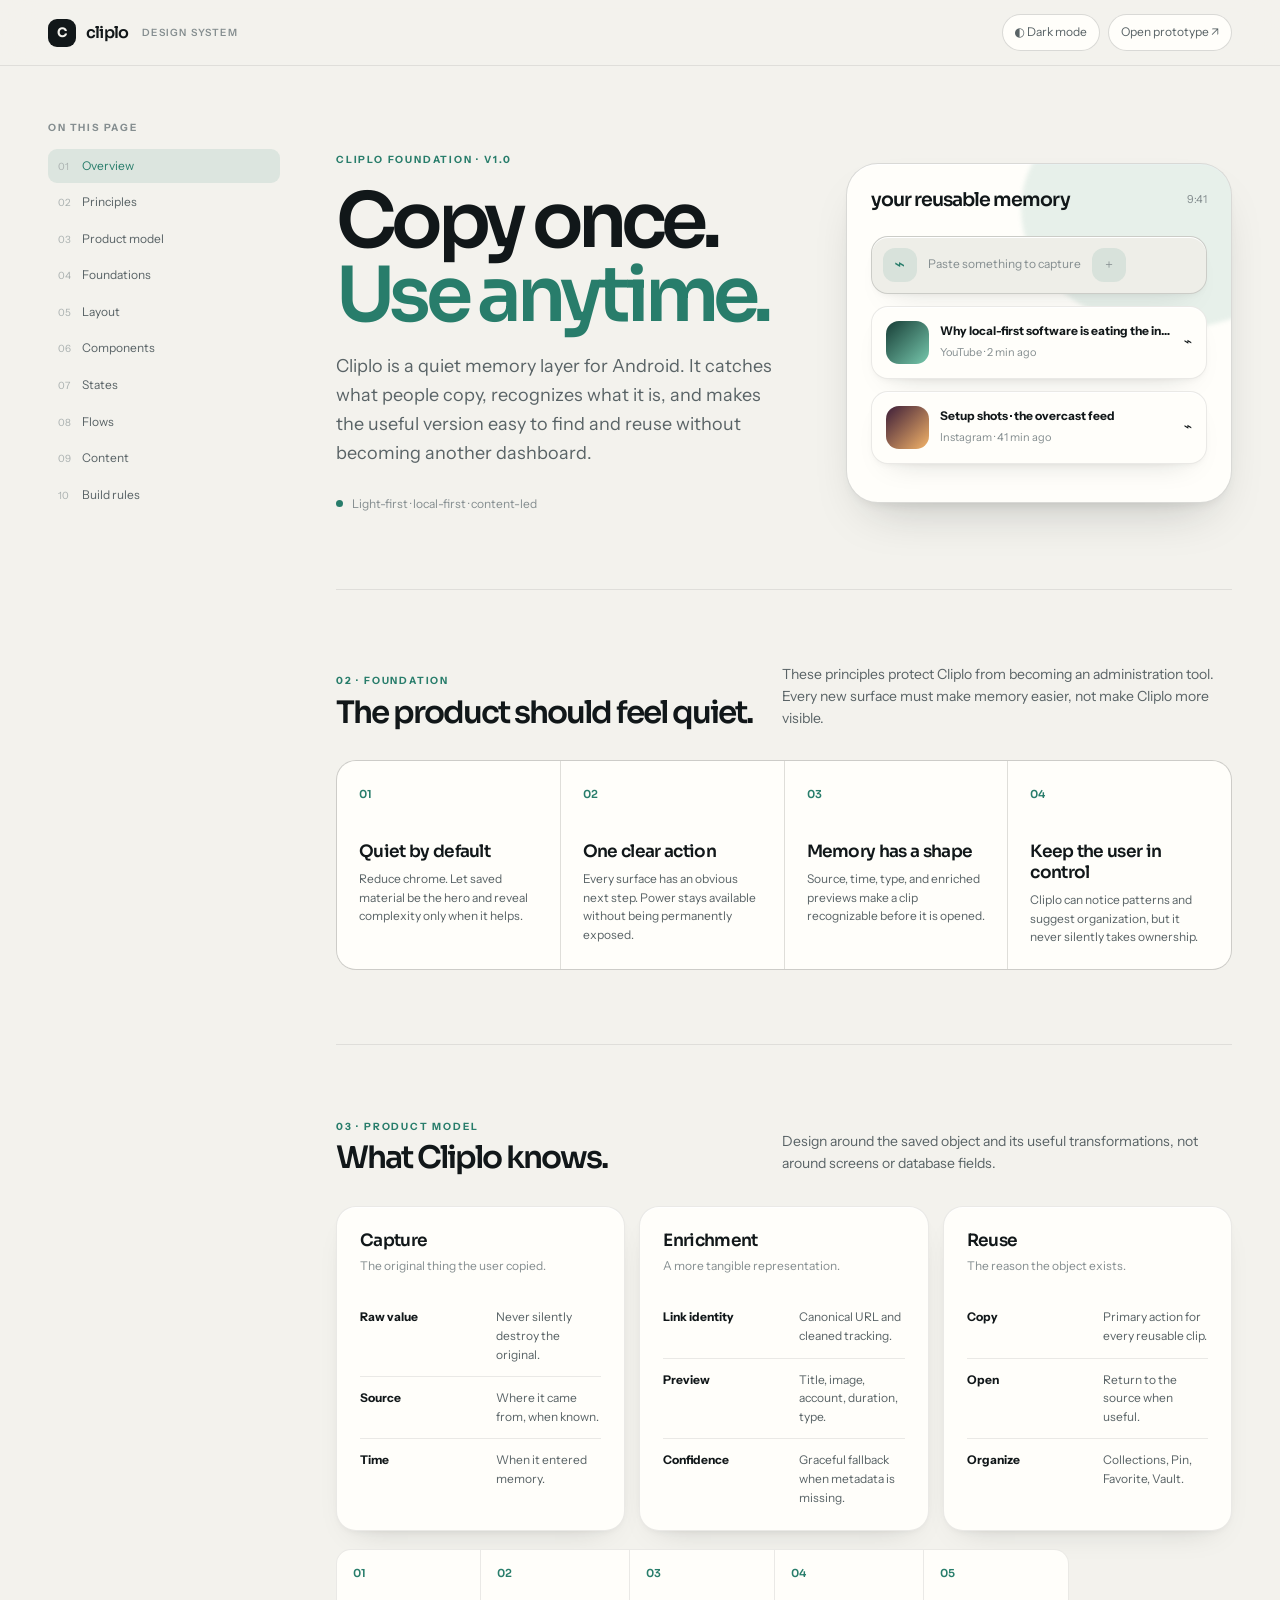
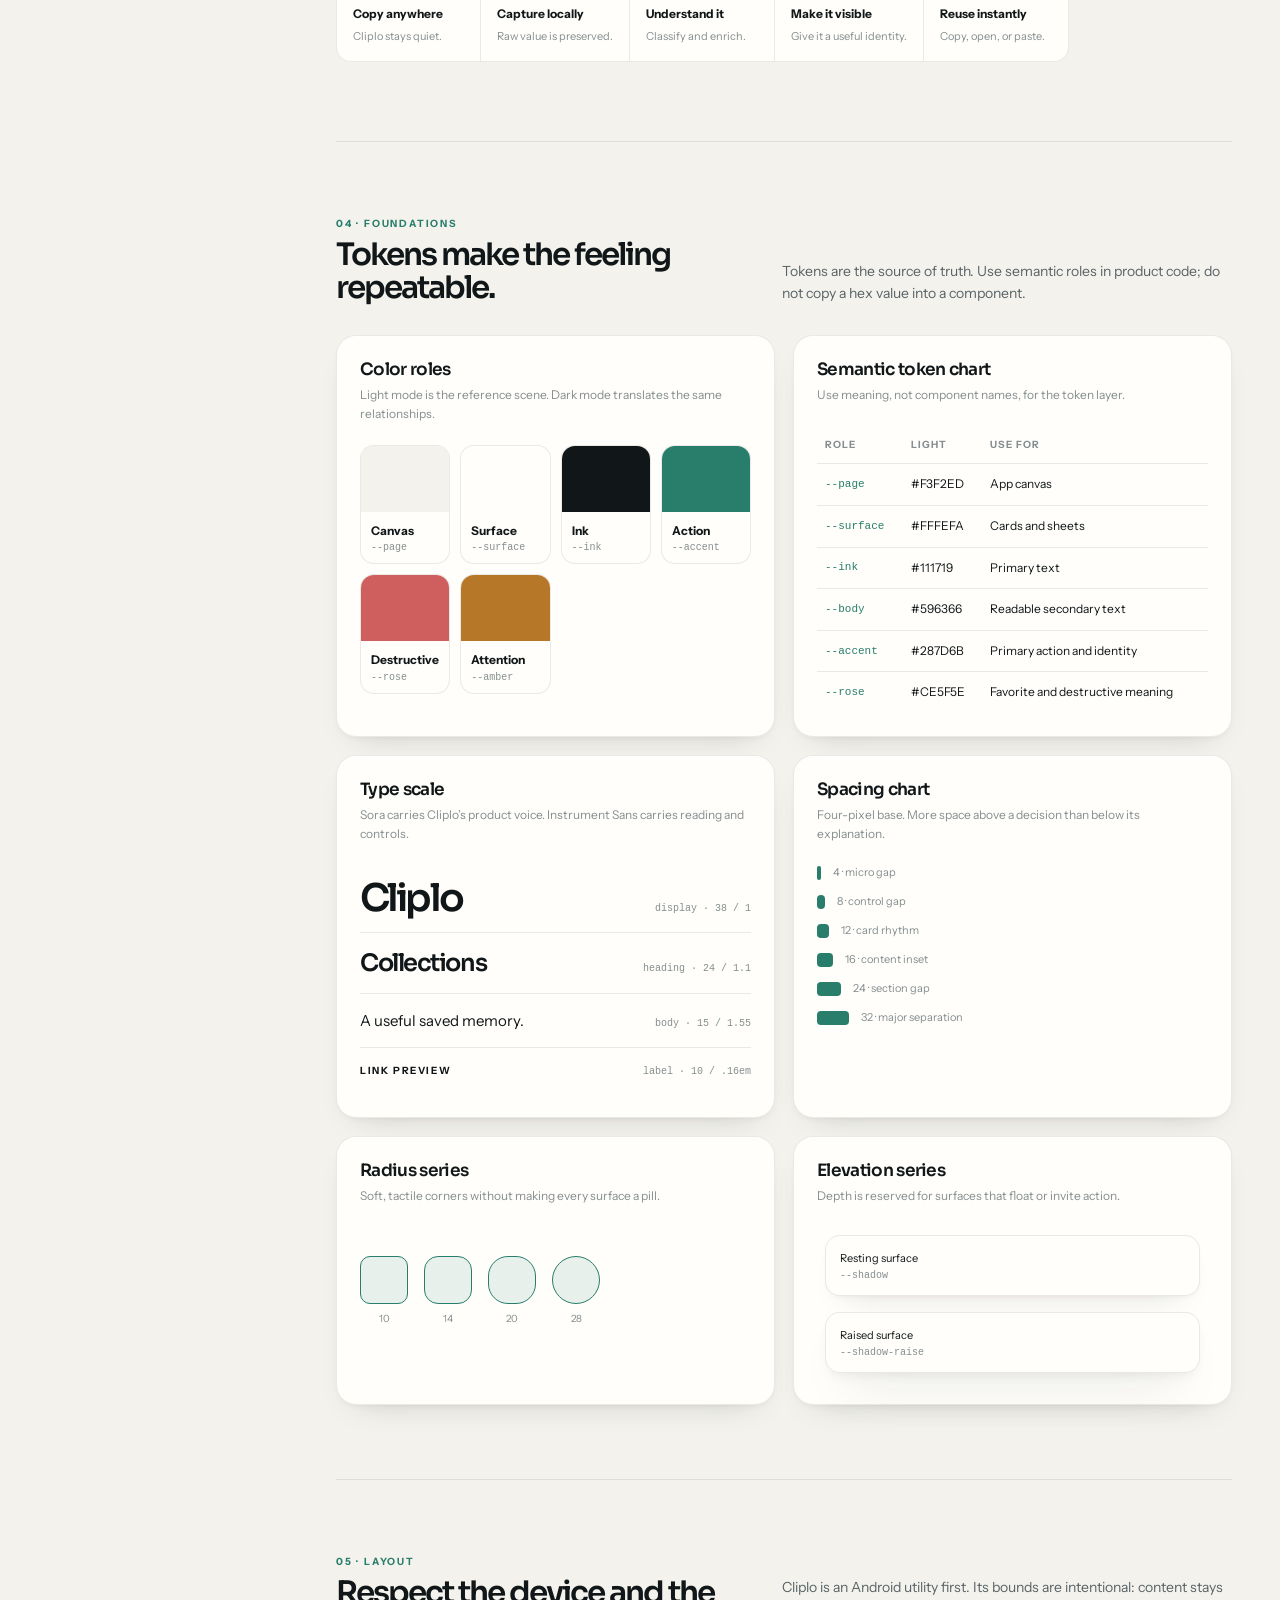
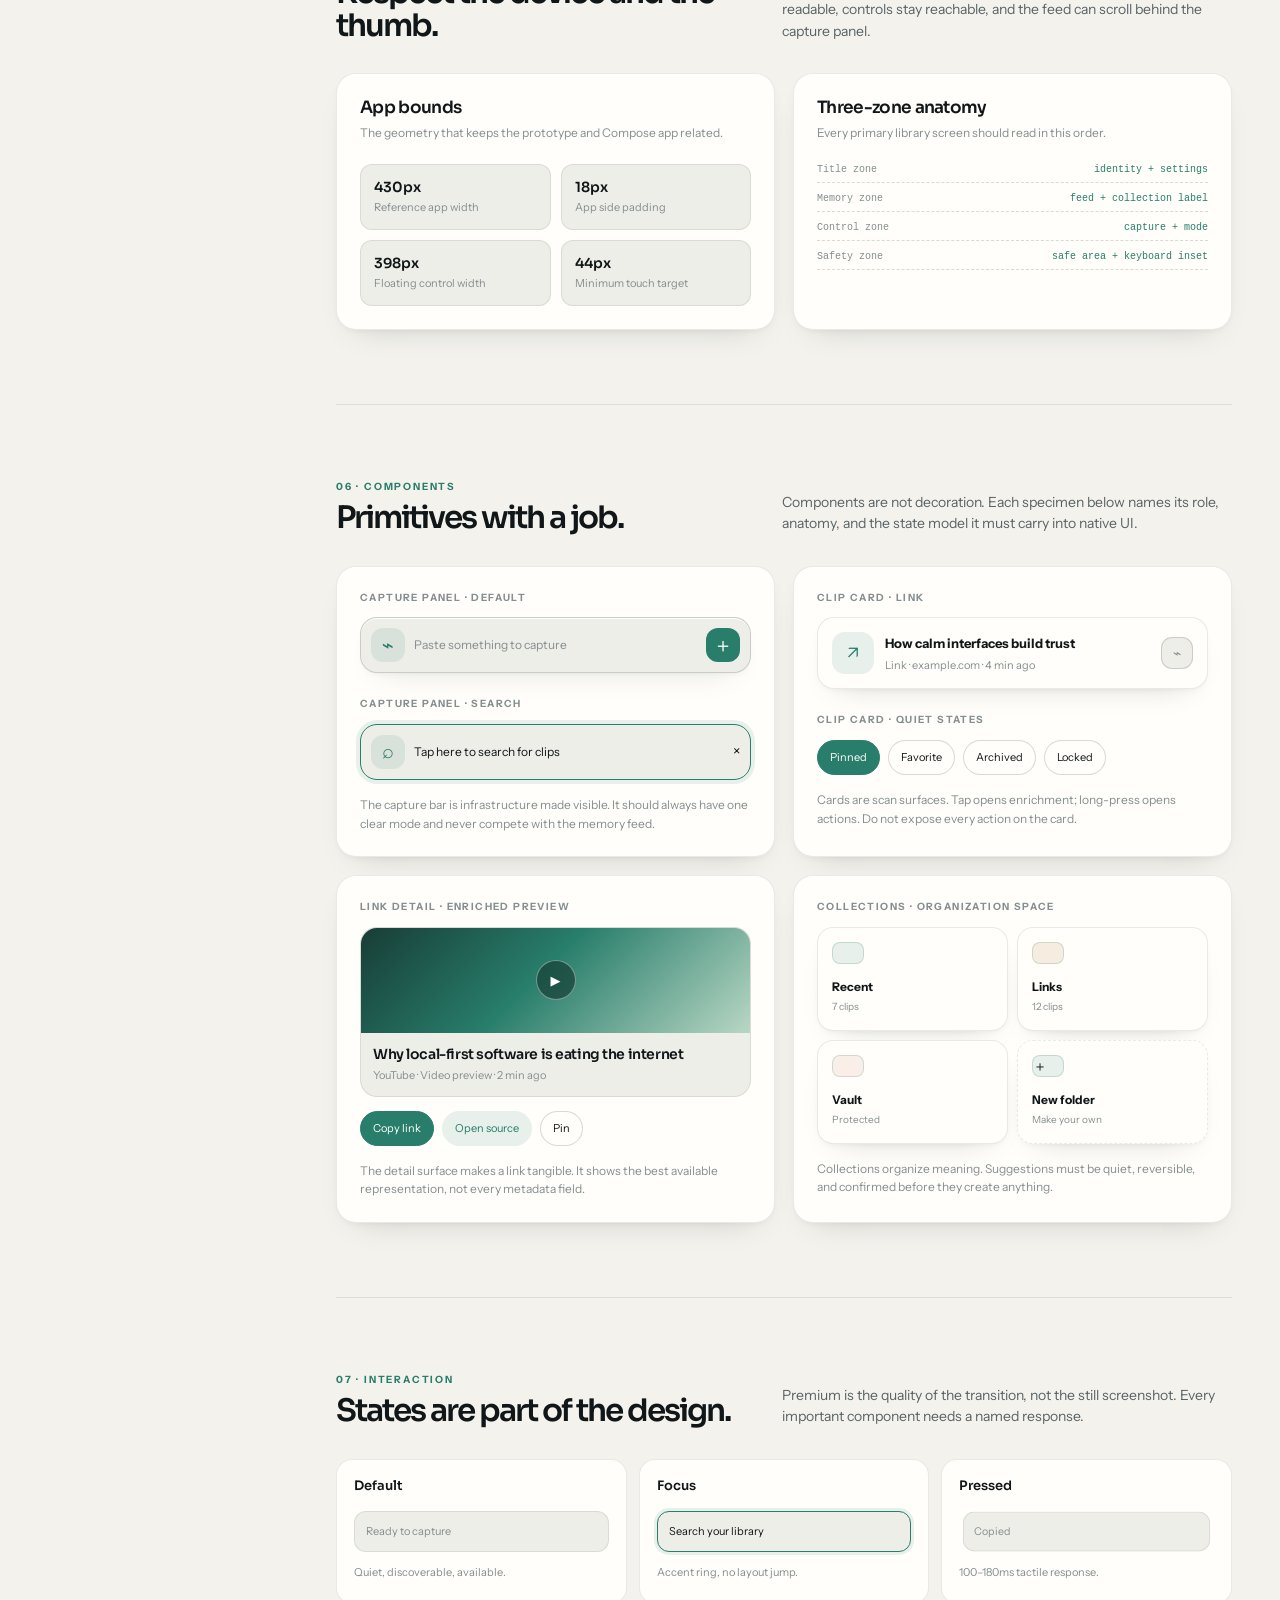
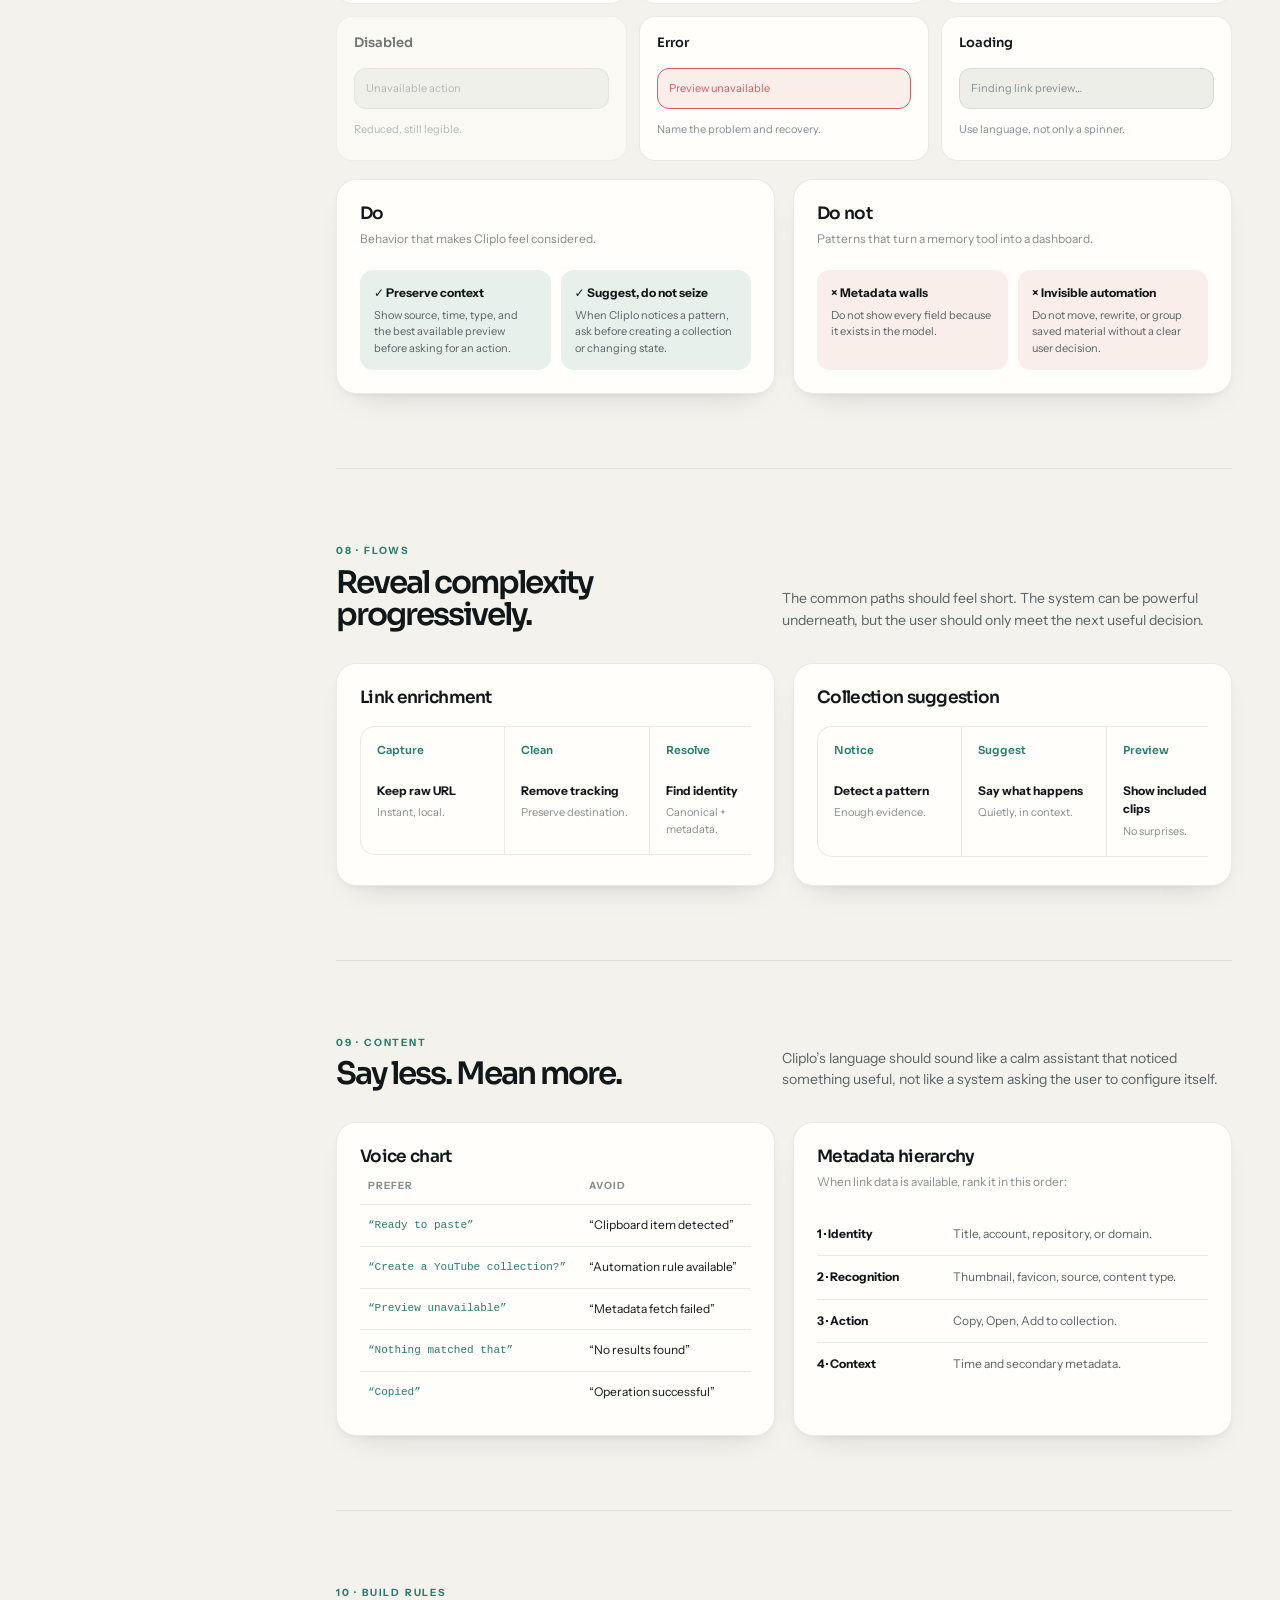
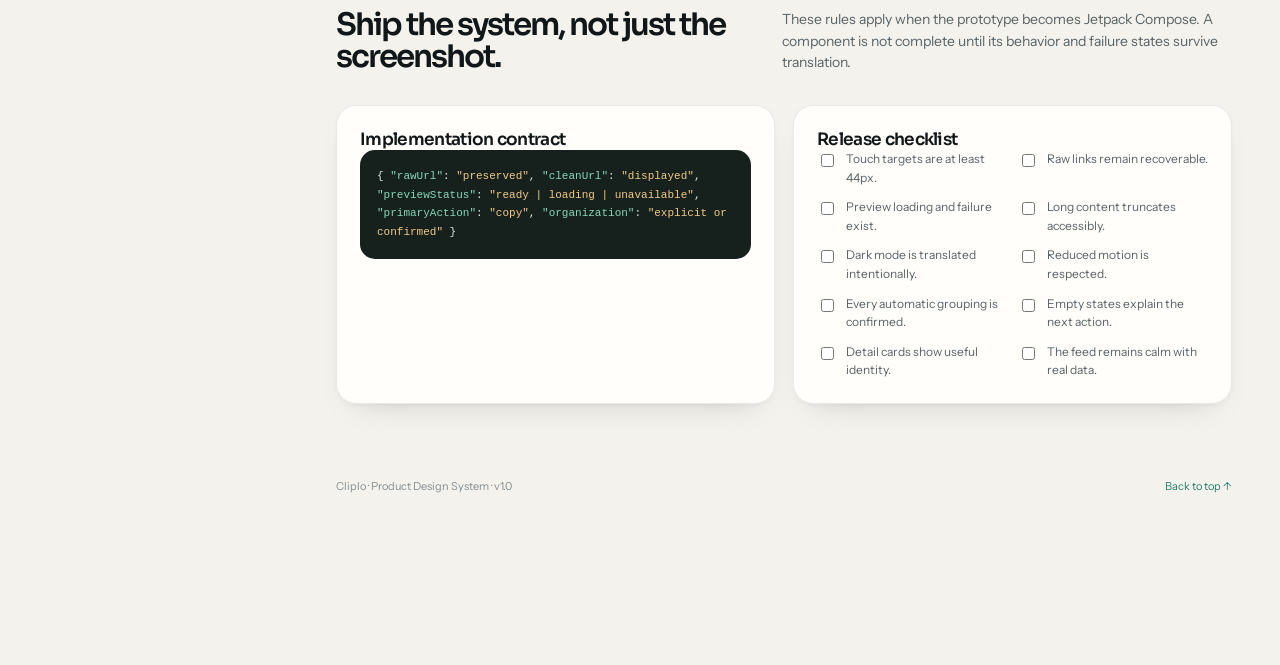
<file: ui-proto/design-system.html>
<!doctype html>
<html lang="en" data-theme="light">
<head>
<meta charset="utf-8">
<meta name="viewport" content="width=device-width,initial-scale=1,viewport-fit=cover">
<title>Cliplo Design System</title>
<link rel="preconnect" href="https://fonts.googleapis.com">
<link rel="preconnect" href="https://fonts.gstatic.com" crossorigin>
<link href="https://fonts.googleapis.com/css2?family=Instrument+Sans:wght@400;500;600;700&family=Sora:wght@500;600;700&display=swap" rel="stylesheet">
<style>
:root{--page:#f3f2ed;--surface:#fffefa;--surface-2:#eeeee8;--surface-3:#e3e3db;--line:rgba(22,27,29,.09);--line-strong:rgba(22,27,29,.16);--ink:#111719;--body:#596366;--dim:#858e90;--faint:#aab1b0;--accent:#287d6b;--accent-strong:#176454;--accent-soft:rgba(40,125,107,.11);--rose:#ce5f5e;--rose-soft:rgba(206,95,94,.1);--amber:#b77729;--amber-soft:rgba(183,119,41,.12);--shadow:0 1px 0 #fff inset,0 14px 32px -22px rgba(20,29,29,.25),0 3px 8px -5px rgba(20,29,29,.1);--shadow-raise:0 1px 0 #fff inset,0 24px 52px -25px rgba(20,29,29,.28),0 6px 14px -6px rgba(20,29,29,.1);--r-sm:10px;--r-md:14px;--r-lg:20px;--r-xl:28px;--max:1240px;--ease:cubic-bezier(.2,.75,.25,1)}
[data-theme=dark]{--page:#151918;--surface:#202624;--surface-2:#282f2d;--surface-3:#313a37;--line:rgba(255,255,255,.1);--line-strong:rgba(255,255,255,.17);--ink:#f1f4ef;--body:#bdc8c2;--dim:#8c9993;--faint:#69766f;--accent:#77c8ad;--accent-strong:#58af92;--accent-soft:rgba(119,200,173,.13);--rose:#ef8b8a;--rose-soft:rgba(239,139,138,.12);--amber:#e7b56a;--amber-soft:rgba(231,181,106,.14);--shadow:0 1px 0 rgba(255,255,255,.05) inset,0 18px 42px -22px #0008;--shadow-raise:0 1px 0 rgba(255,255,255,.06) inset,0 28px 60px -24px #000b}
*{box-sizing:border-box}html{scroll-behavior:smooth;scroll-padding-top:84px}body{margin:0;background:var(--page);color:var(--ink);font:14px/1.55 "Instrument Sans",system-ui,sans-serif;-webkit-font-smoothing:antialiased}button,a{font:inherit;color:inherit}button{cursor:pointer}a{text-decoration:none}button:focus-visible,a:focus-visible{outline:2px solid var(--accent);outline-offset:3px;border-radius:8px}.shell{max-width:var(--max);margin:auto;display:grid;grid-template-columns:232px minmax(0,1fr);gap:56px;padding:0 28px}.topbar{height:66px;position:sticky;top:0;z-index:20;border-bottom:1px solid var(--line);background:color-mix(in srgb,var(--page) 90%,transparent);backdrop-filter:blur(18px)}.topbar-inner{height:100%;max-width:var(--max);margin:auto;padding:0 28px;display:flex;align-items:center;justify-content:space-between}.brand{display:flex;align-items:center;gap:10px;font:600 16px "Sora";letter-spacing:-.05em}.brand-mark{width:28px;height:28px;display:grid;place-items:center;border-radius:9px;color:var(--page);background:var(--ink);font:700 13px "Sora"}.brand small{margin-left:4px;color:var(--dim);font:600 10px "Instrument Sans";letter-spacing:.12em;text-transform:uppercase}.top-actions{display:flex;gap:8px}.top-btn{padding:8px 12px;border:1px solid var(--line-strong);border-radius:999px;background:var(--surface);color:var(--body);font-size:12px}.top-btn:hover{border-color:var(--accent);color:var(--accent)}.sidebar{position:sticky;top:92px;height:fit-content;padding:28px 0 60px}.side-kicker{margin:0 0 13px;color:var(--dim);font-size:10px;font-weight:700;letter-spacing:.16em;text-transform:uppercase}.side-nav{display:grid;gap:2px}.side-nav a{padding:8px 10px;border-radius:9px;color:var(--body);font-size:12px}.side-nav a:hover,.side-nav a.active{color:var(--accent);background:var(--accent-soft)}.side-nav a span{display:inline-block;width:24px;color:var(--faint);font-size:10px}.main{min-width:0;padding-bottom:110px}.hero{padding:86px 0 76px;display:grid;grid-template-columns:1.08fr .92fr;gap:56px;align-items:center}.eyebrow{color:var(--accent);font-size:10px;font-weight:700;letter-spacing:.18em;text-transform:uppercase}.hero h1{max-width:720px;margin:16px 0 20px;font:600 clamp(42px,6vw,76px)/.98 "Sora";letter-spacing:-.075em}.hero h1 em{font-style:normal;color:var(--accent)}.hero p{max-width:590px;margin:0;color:var(--body);font-size:18px;line-height:1.6}.hero-note{display:flex;align-items:center;gap:9px;margin-top:27px;color:var(--dim);font-size:12px}.status-dot{width:7px;height:7px;border-radius:50%;background:var(--accent)}.hero-art{position:relative;min-height:340px;padding:24px;border:1px solid var(--line-strong);border-radius:32px;background:var(--surface);box-shadow:var(--shadow-raise);overflow:hidden}.hero-art:before{content:"";position:absolute;width:300px;height:240px;right:-90px;top:-75px;border-radius:50%;background:var(--accent-soft);filter:blur(2px)}.art-title{position:relative;display:flex;justify-content:space-between;align-items:center;margin-bottom:24px}.art-title strong{font:600 19px "Sora";letter-spacing:-.05em}.art-title span{color:var(--dim);font-size:11px}.art-capture{position:relative;display:flex;align-items:center;gap:11px;padding:11px;border:1px solid var(--line-strong);border-radius:17px;background:var(--surface-2);box-shadow:var(--shadow)}.art-ic{width:34px;height:34px;display:grid;place-items:center;border-radius:12px;color:var(--accent);background:var(--accent-soft);font-size:18px}.art-capture span{color:var(--dim);font-size:12px}.art-card{position:relative;display:flex;gap:11px;align-items:center;margin-top:12px;padding:14px;border:1px solid var(--line);border-radius:17px;background:var(--surface);box-shadow:var(--shadow)}.art-thumb{width:43px;height:43px;border-radius:13px;background:linear-gradient(135deg,#173d36,#77c8ad);flex:none}.art-card b{display:block;font-size:12px}.art-card small{color:var(--dim);font-size:11px}.art-copy{flex:1;min-width:0}.art-copy b{overflow:hidden;text-overflow:ellipsis;white-space:nowrap}.section{padding:74px 0;border-top:1px solid var(--line)}.section-head{display:flex;justify-content:space-between;gap:28px;align-items:end;margin-bottom:31px}.section-head h2{margin:8px 0 0;font:600 31px/1.05 "Sora";letter-spacing:-.065em}.section-head p{max-width:450px;margin:0;color:var(--body)}.grid-2{display:grid;grid-template-columns:repeat(2,minmax(0,1fr));gap:18px}.grid-3{display:grid;grid-template-columns:repeat(3,minmax(0,1fr));gap:14px}.panel{padding:23px;border:1px solid var(--line);border-radius:var(--r-lg);background:var(--surface);box-shadow:var(--shadow)}.panel h3{margin:0;font:600 17px "Sora";letter-spacing:-.04em}.panel-intro{margin:6px 0 21px;color:var(--dim);font-size:12px}.principles{display:grid;grid-template-columns:repeat(4,1fr);gap:1px;overflow:hidden;border:1px solid var(--line);border-radius:var(--r-lg);background:var(--line)}.principle{min-height:180px;padding:22px;background:var(--surface)}.principle b{color:var(--accent);font:600 11px "Sora"}.principle h3{margin:36px 0 8px;font:600 17px "Sora";letter-spacing:-.04em}.principle p{margin:0;color:var(--body);font-size:12px}.rule-list{display:grid;gap:0;margin:0;padding:0;list-style:none}.rule-list li{display:flex;gap:12px;padding:12px 0;border-bottom:1px solid var(--line);color:var(--body);font-size:12px}.rule-list li:last-child{border-bottom:0;padding-bottom:0}.rule-list strong{min-width:124px;color:var(--ink)}.swatches{display:grid;grid-template-columns:repeat(4,1fr);gap:10px}.swatch{padding:0;overflow:hidden;border:1px solid var(--line);border-radius:14px;text-align:left;background:var(--surface)}.swatch-color{height:66px}.swatch-info{padding:10px;font-size:11px}.swatch-info b{display:block;font-size:12px}.swatch-info span{display:block;margin-top:2px;color:var(--dim);font:10px ui-monospace,monospace}.canvas{background:var(--page)}.surface{background:var(--surface)}.ink{background:var(--ink)}.accent{background:var(--accent)}.rose{background:var(--rose)}.amber{background:var(--amber)}.token-table{width:100%;border-collapse:collapse;font-size:12px}.token-table th{color:var(--dim);font-size:10px;text-align:left;letter-spacing:.1em;text-transform:uppercase}.token-table th,.token-table td{padding:11px 8px;border-bottom:1px solid var(--line)}.token-table td:first-child{color:var(--accent);font-family:ui-monospace,monospace;font-size:11px}.token-table tr:last-child td{border-bottom:0}.type-row{display:flex;align-items:baseline;justify-content:space-between;gap:15px;padding:15px 0;border-bottom:1px solid var(--line)}.type-row:last-child{border-bottom:0}.type-meta{color:var(--dim);font:10px ui-monospace,monospace;white-space:nowrap}.t-display{font:600 38px/1 "Sora";letter-spacing:-.075em}.t-heading{font:600 24px "Sora";letter-spacing:-.06em}.t-body{font-size:15px}.t-label{font-size:10px;font-weight:700;letter-spacing:.16em;text-transform:uppercase}.scale{display:grid;gap:12px}.scale-row{display:flex;align-items:center;gap:12px;color:var(--dim);font-size:11px}.scale-bar{height:14px;border-radius:4px;background:var(--accent)}.s4{width:4px}.s8{width:8px}.s12{width:12px}.s16{width:16px}.s24{width:24px}.s32{width:32px}.radius-list{display:flex;align-items:end;gap:16px;min-height:100px}.radius-item{display:grid;gap:7px;justify-items:center;color:var(--dim);font-size:10px}.radius-box{width:48px;height:48px;border:1px solid var(--accent);background:var(--accent-soft)}.r10{border-radius:10px}.r14{border-radius:14px}.r20{border-radius:20px}.r28{border-radius:28px}.elevation-stack{display:grid;gap:16px;padding:8px}.elevation{padding:14px;border:1px solid var(--line);border-radius:15px;background:var(--surface);font-size:11px}.e1{box-shadow:var(--shadow)}.e2{box-shadow:var(--shadow-raise)}.elevation code{display:block;margin-top:3px;color:var(--dim);font:10px ui-monospace,monospace}.anatomy{display:grid;gap:10px}.measure{display:flex;justify-content:space-between;padding-bottom:7px;border-bottom:1px dashed var(--line-strong);color:var(--dim);font:10px ui-monospace,monospace}.measure b{color:var(--accent);font-weight:500}.bounds{display:grid;grid-template-columns:1fr 1fr;gap:10px}.bound{padding:13px;border:1px solid var(--line);border-radius:12px;background:var(--surface-2)}.bound strong{display:block;font:600 14px "Sora"}.bound span{display:block;margin-top:3px;color:var(--dim);font-size:11px}.component-board{display:grid;grid-template-columns:repeat(2,minmax(0,1fr));gap:18px}.demo-label{margin-bottom:12px;color:var(--dim);font-size:10px;font-weight:700;letter-spacing:.14em;text-transform:uppercase}.capture-demo{display:flex;align-items:center;gap:9px;padding:10px;border:1px solid var(--line-strong);border-radius:17px;background:var(--surface-2);box-shadow:var(--shadow)}.capture-demo .capture-icon{width:34px;height:34px;display:grid;place-items:center;border-radius:12px;color:var(--accent);background:var(--accent-soft);font-size:20px}.capture-demo .placeholder{flex:1;color:var(--dim);font-size:12px}.capture-demo .plus{width:34px;height:34px;display:grid;place-items:center;border-radius:12px;color:#fff;background:var(--accent);font-size:20px}.clip-demo{display:flex;align-items:center;gap:11px;padding:14px;border:1px solid var(--line);border-radius:17px;background:var(--surface);box-shadow:var(--shadow)}.clip-demo .tile{width:42px;height:42px;display:grid;place-items:center;border-radius:13px;color:var(--accent);background:var(--accent-soft);font-size:18px}.clip-demo .copy{flex:1;min-width:0}.clip-demo strong{display:block;overflow:hidden;text-overflow:ellipsis;white-space:nowrap;font-size:13px}.clip-demo small{display:block;margin-top:3px;color:var(--dim);font-size:11px}.copy-btn{width:32px;height:32px;border:1px solid var(--line-strong);border-radius:11px;color:var(--dim);background:var(--surface-2)}.preview-demo{overflow:hidden;border:1px solid var(--line);border-radius:17px;background:var(--surface-2)}.preview-image{height:105px;background:linear-gradient(135deg,#173d36,#287d6b 45%,#b8d7c4);position:relative}.preview-image:after{content:"▶";position:absolute;left:50%;top:50%;transform:translate(-50%,-50%);width:38px;height:38px;display:grid;place-items:center;border:1px solid #ffffff66;border-radius:50%;color:#fff;background:#153b33aa;font-size:13px}.preview-copy{padding:12px}.preview-copy b{display:block;font:600 14px "Sora";letter-spacing:-.03em}.preview-copy small{display:block;margin-top:4px;color:var(--dim);font-size:11px}.pill-row,.action-row{display:flex;gap:8px;flex-wrap:wrap}.pill,.action{padding:8px 12px;border:1px solid var(--line-strong);border-radius:999px;background:var(--surface);font-size:11px}.pill.active,.action.primary{color:#fff;border-color:var(--accent);background:var(--accent)}.action.soft{color:var(--accent);border-color:transparent;background:var(--accent-soft)}.action.danger{color:var(--rose);border-color:transparent;background:var(--rose-soft)}.collection-demo{display:grid;grid-template-columns:1fr 1fr;gap:9px}.collection-card{min-height:104px;padding:14px;border:1px solid var(--line);border-radius:16px;background:var(--surface);box-shadow:var(--shadow)}.collection-card .mini-art{width:32px;height:22px;margin-bottom:14px;border-radius:8px;background:var(--accent-soft);border:1px solid rgba(40,125,107,.2)}.collection-card strong{display:block;font-size:12px}.collection-card small{display:block;margin-top:3px;color:var(--dim);font-size:10px}.state-grid{display:grid;grid-template-columns:repeat(3,1fr);gap:12px}.state{min-height:145px;padding:17px;border:1px solid var(--line);border-radius:16px;background:var(--surface)}.state h4{margin:0 0 17px;font:600 13px "Sora"}.state-sample{padding:11px;border:1px solid var(--line);border-radius:12px;background:var(--surface-2);color:var(--dim);font-size:11px}.state.focus .state-sample{border-color:var(--accent);box-shadow:0 0 0 3px var(--accent-soft);color:var(--ink)}.state.error .state-sample{border-color:var(--rose);color:var(--rose);background:var(--rose-soft)}.state.disabled{opacity:.58}.state.pressed .state-sample{transform:scale(.97)}.state-note{margin-top:12px;color:var(--dim);font-size:11px}.do-dont{display:grid;grid-template-columns:1fr 1fr;gap:10px}.do-dont>div{padding:14px;border-radius:13px;font-size:11px;line-height:1.5}.do{background:var(--accent-soft);color:var(--body)}.dont{background:var(--rose-soft);color:var(--body)}.do b,.dont b{display:block;margin-bottom:5px;color:var(--ink);font-size:12px}.flow{display:flex;align-items:stretch;gap:0;overflow:auto;padding-bottom:5px}.flow-step{min-width:145px;padding:16px;border:1px solid var(--line);background:var(--surface)}.flow-step:first-child{border-radius:15px 0 0 15px}.flow-step:last-child{border-radius:0 15px 15px 0}.flow-step+.flow-step{border-left:0}.flow-step b{display:block;color:var(--accent);font:600 11px "Sora"}.flow-step strong{display:block;margin-top:25px;font-size:12px}.flow-step span{display:block;margin-top:4px;color:var(--dim);font-size:11px}.code-block{overflow:auto;padding:17px;border-radius:15px;background:#16211e;color:#d9ebe2;font:11px/1.7 ui-monospace,SFMono-Regular,monospace}.code-block .key{color:#86d7b7}.code-block .value{color:#f2c986}.checklist{display:grid;grid-template-columns:1fr 1fr;gap:11px}.check{display:flex;gap:9px;align-items:flex-start;color:var(--body);font-size:12px}.check input{accent-color:var(--accent);margin-top:4px}.footer{padding:0 0 60px;color:var(--dim);font-size:11px;display:flex;justify-content:space-between}.backtop{color:var(--accent)}
@media(max-width:900px){.shell{grid-template-columns:1fr;gap:0}.sidebar{position:sticky;top:66px;z-index:10;padding:10px 0;background:color-mix(in srgb,var(--page) 94%,transparent);backdrop-filter:blur(14px);overflow:auto}.side-kicker{display:none}.side-nav{display:flex;gap:4px;min-width:max-content}.side-nav a{padding:7px 9px}.side-nav a span{display:none}.hero{grid-template-columns:1fr;gap:35px}.principles{grid-template-columns:1fr 1fr}}
@media(max-width:620px){.topbar-inner,.shell{padding-left:17px;padding-right:17px}.top-btn:first-child{font-size:0;padding:9px}.top-btn:first-child:first-letter{font-size:14px}.hero{padding:55px 0 54px}.hero h1{font-size:46px}.hero p{font-size:16px}.section{padding:55px 0}.section-head{display:block}.section-head p{margin-top:12px}.grid-2,.component-board,.do-dont,.bounds{grid-template-columns:1fr}.grid-3,.state-grid,.checklist{grid-template-columns:1fr}.swatches{grid-template-columns:repeat(2,1fr)}.principles{grid-template-columns:1fr}.principle{min-height:auto}.footer{display:block}.footer .backtop{display:block;margin-top:10px}}
</style>
</head>
<body>
<header class="topbar"><div class="topbar-inner"><a class="brand" href="#top"><span class="brand-mark">C</span> cliplo <small>design system</small></a><div class="top-actions"><button class="top-btn" id="themeToggle" type="button">◐ <span>Dark mode</span></button><a class="top-btn" href="index.html">Open prototype ↗</a></div></div></header>
<div id="top"></div>
<div class="shell">
<aside class="sidebar"><p class="side-kicker">On this page</p><nav class="side-nav"><a href="#overview"><span>01</span>Overview</a><a href="#principles"><span>02</span>Principles</a><a href="#model"><span>03</span>Product model</a><a href="#foundations"><span>04</span>Foundations</a><a href="#layout"><span>05</span>Layout</a><a href="#components"><span>06</span>Components</a><a href="#states"><span>07</span>States</a><a href="#flows"><span>08</span>Flows</a><a href="#content"><span>09</span>Content</a><a href="#build"><span>10</span>Build rules</a></nav></aside>
<main class="main">
<section class="hero" id="overview"><div><div class="eyebrow">Cliplo foundation · v1.0</div><h1>Copy once.<br><em>Use anytime.</em></h1><p>Cliplo is a quiet memory layer for Android. It catches what people copy, recognizes what it is, and makes the useful version easy to find and reuse without becoming another dashboard.</p><div class="hero-note"><span class="status-dot"></span> Light-first · local-first · content-led</div></div><div class="hero-art"><div class="art-title"><strong>your reusable memory</strong><span>9:41</span></div><div class="art-capture"><div class="art-ic">⌁</div><span>Paste something to capture</span><span class="art-ic">＋</span></div><div class="art-card"><div class="art-thumb"></div><div class="art-copy"><b>Why local-first software is eating the internet</b><small>YouTube · 2 min ago</small></div><span>⌁</span></div><div class="art-card"><div class="art-thumb" style="background:linear-gradient(135deg,#3c1d38,#f4b469)"></div><div class="art-copy"><b>Setup shots · the overcast feed</b><small>Instagram · 41 min ago</small></div><span>⌁</span></div></div></section>
<section class="section" id="principles"><div class="section-head"><div><div class="eyebrow">02 · Foundation</div><h2>The product should feel quiet.</h2></div><p>These principles protect Cliplo from becoming an administration tool. Every new surface must make memory easier, not make Cliplo more visible.</p></div><div class="principles"><article class="principle"><b>01</b><h3>Quiet by default</h3><p>Reduce chrome. Let saved material be the hero and reveal complexity only when it helps.</p></article><article class="principle"><b>02</b><h3>One clear action</h3><p>Every surface has an obvious next step. Power stays available without being permanently exposed.</p></article><article class="principle"><b>03</b><h3>Memory has a shape</h3><p>Source, time, type, and enriched previews make a clip recognizable before it is opened.</p></article><article class="principle"><b>04</b><h3>Keep the user in control</h3><p>Cliplo can notice patterns and suggest organization, but it never silently takes ownership.</p></article></div></section>
<section class="section" id="model"><div class="section-head"><div><div class="eyebrow">03 · Product model</div><h2>What Cliplo knows.</h2></div><p>Design around the saved object and its useful transformations, not around screens or database fields.</p></div><div class="grid-3"><div class="panel"><h3>Capture</h3><p class="panel-intro">The original thing the user copied.</p><ul class="rule-list"><li><strong>Raw value</strong><span>Never silently destroy the original.</span></li><li><strong>Source</strong><span>Where it came from, when known.</span></li><li><strong>Time</strong><span>When it entered memory.</span></li></ul></div><div class="panel"><h3>Enrichment</h3><p class="panel-intro">A more tangible representation.</p><ul class="rule-list"><li><strong>Link identity</strong><span>Canonical URL and cleaned tracking.</span></li><li><strong>Preview</strong><span>Title, image, account, duration, type.</span></li><li><strong>Confidence</strong><span>Graceful fallback when metadata is missing.</span></li></ul></div><div class="panel"><h3>Reuse</h3><p class="panel-intro">The reason the object exists.</p><ul class="rule-list"><li><strong>Copy</strong><span>Primary action for every reusable clip.</span></li><li><strong>Open</strong><span>Return to the source when useful.</span></li><li><strong>Organize</strong><span>Collections, Pin, Favorite, Vault.</span></li></ul></div></div><div class="flow" style="margin-top:18px"><div class="flow-step"><b>01</b><strong>Copy anywhere</strong><span>Cliplo stays quiet.</span></div><div class="flow-step"><b>02</b><strong>Capture locally</strong><span>Raw value is preserved.</span></div><div class="flow-step"><b>03</b><strong>Understand it</strong><span>Classify and enrich.</span></div><div class="flow-step"><b>04</b><strong>Make it visible</strong><span>Give it a useful identity.</span></div><div class="flow-step"><b>05</b><strong>Reuse instantly</strong><span>Copy, open, or paste.</span></div></div></section>
<section class="section" id="foundations"><div class="section-head"><div><div class="eyebrow">04 · Foundations</div><h2>Tokens make the feeling repeatable.</h2></div><p>Tokens are the source of truth. Use semantic roles in product code; do not copy a hex value into a component.</p></div><div class="grid-2"><div class="panel"><h3>Color roles</h3><p class="panel-intro">Light mode is the reference scene. Dark mode translates the same relationships.</p><div class="swatches"><button class="swatch" data-copy="--page"><div class="swatch-color canvas"></div><div class="swatch-info"><b>Canvas</b><span>--page</span></div></button><button class="swatch" data-copy="--surface"><div class="swatch-color surface"></div><div class="swatch-info"><b>Surface</b><span>--surface</span></div></button><button class="swatch" data-copy="--ink"><div class="swatch-color ink"></div><div class="swatch-info"><b>Ink</b><span>--ink</span></div></button><button class="swatch" data-copy="--accent"><div class="swatch-color accent"></div><div class="swatch-info"><b>Action</b><span>--accent</span></div></button><button class="swatch" data-copy="--rose"><div class="swatch-color rose"></div><div class="swatch-info"><b>Destructive</b><span>--rose</span></div></button><button class="swatch" data-copy="--amber"><div class="swatch-color amber"></div><div class="swatch-info"><b>Attention</b><span>--amber</span></div></button></div></div><div class="panel"><h3>Semantic token chart</h3><p class="panel-intro">Use meaning, not component names, for the token layer.</p><table class="token-table"><thead><tr><th>Role</th><th>Light</th><th>Use for</th></tr></thead><tbody><tr><td>--page</td><td>#F3F2ED</td><td>App canvas</td></tr><tr><td>--surface</td><td>#FFFEFA</td><td>Cards and sheets</td></tr><tr><td>--ink</td><td>#111719</td><td>Primary text</td></tr><tr><td>--body</td><td>#596366</td><td>Readable secondary text</td></tr><tr><td>--accent</td><td>#287D6B</td><td>Primary action and identity</td></tr><tr><td>--rose</td><td>#CE5F5E</td><td>Favorite and destructive meaning</td></tr></tbody></table></div></div><div class="grid-2" style="margin-top:18px"><div class="panel"><h3>Type scale</h3><p class="panel-intro">Sora carries Cliplo’s product voice. Instrument Sans carries reading and controls.</p><div class="type-row"><span class="t-display">Cliplo</span><span class="type-meta">display · 38 / 1</span></div><div class="type-row"><span class="t-heading">Collections</span><span class="type-meta">heading · 24 / 1.1</span></div><div class="type-row"><span class="t-body">A useful saved memory.</span><span class="type-meta">body · 15 / 1.55</span></div><div class="type-row"><span class="t-label">LINK PREVIEW</span><span class="type-meta">label · 10 / .16em</span></div></div><div class="panel"><h3>Spacing chart</h3><p class="panel-intro">Four-pixel base. More space above a decision than below its explanation.</p><div class="scale"><div class="scale-row"><div class="scale-bar s4"></div>4 · micro gap</div><div class="scale-row"><div class="scale-bar s8"></div>8 · control gap</div><div class="scale-row"><div class="scale-bar s12"></div>12 · card rhythm</div><div class="scale-row"><div class="scale-bar s16"></div>16 · content inset</div><div class="scale-row"><div class="scale-bar s24"></div>24 · section gap</div><div class="scale-row"><div class="scale-bar s32"></div>32 · major separation</div></div></div></div><div class="grid-2" style="margin-top:18px"><div class="panel"><h3>Radius series</h3><p class="panel-intro">Soft, tactile corners without making every surface a pill.</p><div class="radius-list"><div class="radius-item"><div class="radius-box r10"></div>10</div><div class="radius-item"><div class="radius-box r14"></div>14</div><div class="radius-item"><div class="radius-box r20"></div>20</div><div class="radius-item"><div class="radius-box r28"></div>28</div></div></div><div class="panel"><h3>Elevation series</h3><p class="panel-intro">Depth is reserved for surfaces that float or invite action.</p><div class="elevation-stack"><div class="elevation e1">Resting surface<code>--shadow</code></div><div class="elevation e2">Raised surface<code>--shadow-raise</code></div></div></div></div></section>
<section class="section" id="layout"><div class="section-head"><div><div class="eyebrow">05 · Layout</div><h2>Respect the device and the thumb.</h2></div><p>Cliplo is an Android utility first. Its bounds are intentional: content stays readable, controls stay reachable, and the feed can scroll behind the capture panel.</p></div><div class="grid-2"><div class="panel"><h3>App bounds</h3><p class="panel-intro">The geometry that keeps the prototype and Compose app related.</p><div class="bounds"><div class="bound"><strong>430px</strong><span>Reference app width</span></div><div class="bound"><strong>18px</strong><span>App side padding</span></div><div class="bound"><strong>398px</strong><span>Floating control width</span></div><div class="bound"><strong>44px</strong><span>Minimum touch target</span></div></div></div><div class="panel"><h3>Three-zone anatomy</h3><p class="panel-intro">Every primary library screen should read in this order.</p><div class="anatomy"><div class="measure"><span>Title zone</span><b>identity + settings</b></div><div class="measure"><span>Memory zone</span><b>feed + collection label</b></div><div class="measure"><span>Control zone</span><b>capture + mode</b></div><div class="measure"><span>Safety zone</span><b>safe area + keyboard inset</b></div></div></div></div></section>
<section class="section" id="components"><div class="section-head"><div><div class="eyebrow">06 · Components</div><h2>Primitives with a job.</h2></div><p>Components are not decoration. Each specimen below names its role, anatomy, and the state model it must carry into native UI.</p></div><div class="component-board"><div class="panel"><div class="demo-label">Capture panel · default</div><div class="capture-demo"><div class="capture-icon">⌁</div><span class="placeholder">Paste something to capture</span><span class="plus">＋</span></div><div class="demo-label" style="margin-top:23px">Capture panel · search</div><div class="capture-demo" style="border-color:var(--accent);box-shadow:0 0 0 4px var(--accent-soft)"><div class="capture-icon">⌕</div><span class="placeholder" style="color:var(--ink)">Tap here to search for clips</span><span>×</span></div><p class="panel-intro" style="margin-top:16px;margin-bottom:0">The capture bar is infrastructure made visible. It should always have one clear mode and never compete with the memory feed.</p></div><div class="panel"><div class="demo-label">Clip card · link</div><div class="clip-demo"><div class="tile">↗</div><div class="copy"><strong>How calm interfaces build trust</strong><small>Link · example.com · 4 min ago</small></div><button class="copy-btn">⌁</button></div><div class="demo-label" style="margin-top:23px">Clip card · quiet states</div><div class="pill-row"><button class="pill active">Pinned</button><button class="pill">Favorite</button><button class="pill">Archived</button><button class="pill">Locked</button></div><p class="panel-intro" style="margin-top:16px;margin-bottom:0">Cards are scan surfaces. Tap opens enrichment; long-press opens actions. Do not expose every action on the card.</p></div><div class="panel"><div class="demo-label">Link detail · enriched preview</div><div class="preview-demo"><div class="preview-image"></div><div class="preview-copy"><b>Why local-first software is eating the internet</b><small>YouTube · Video preview · 2 min ago</small></div></div><div class="action-row" style="margin-top:14px"><button class="action primary">Copy link</button><button class="action soft">Open source</button><button class="action">Pin</button></div><p class="panel-intro" style="margin-top:16px;margin-bottom:0">The detail surface makes a link tangible. It shows the best available representation, not every metadata field.</p></div><div class="panel"><div class="demo-label">Collections · organization space</div><div class="collection-demo"><div class="collection-card"><div class="mini-art"></div><strong>Recent</strong><small>7 clips</small></div><div class="collection-card"><div class="mini-art" style="background:var(--amber-soft)"></div><strong>Links</strong><small>12 clips</small></div><div class="collection-card"><div class="mini-art" style="background:var(--rose-soft)"></div><strong>Vault</strong><small>Protected</small></div><div class="collection-card" style="border-style:dashed"><div class="mini-art">＋</div><strong>New folder</strong><small>Make your own</small></div></div><p class="panel-intro" style="margin-top:16px;margin-bottom:0">Collections organize meaning. Suggestions must be quiet, reversible, and confirmed before they create anything.</p></div></div></section>
<section class="section" id="states"><div class="section-head"><div><div class="eyebrow">07 · Interaction</div><h2>States are part of the design.</h2></div><p>Premium is the quality of the transition, not the still screenshot. Every important component needs a named response.</p></div><div class="state-grid"><div class="state"><h4>Default</h4><div class="state-sample">Ready to capture</div><div class="state-note">Quiet, discoverable, available.</div></div><div class="state focus"><h4>Focus</h4><div class="state-sample">Search your library</div><div class="state-note">Accent ring, no layout jump.</div></div><div class="state pressed"><h4>Pressed</h4><div class="state-sample">Copied</div><div class="state-note">100–180ms tactile response.</div></div><div class="state disabled"><h4>Disabled</h4><div class="state-sample">Unavailable action</div><div class="state-note">Reduced, still legible.</div></div><div class="state error"><h4>Error</h4><div class="state-sample">Preview unavailable</div><div class="state-note">Name the problem and recovery.</div></div><div class="state"><h4>Loading</h4><div class="state-sample">Finding link preview…</div><div class="state-note">Use language, not only a spinner.</div></div></div><div class="grid-2" style="margin-top:18px"><div class="panel"><h3>Do</h3><p class="panel-intro">Behavior that makes Cliplo feel considered.</p><div class="do-dont"><div class="do"><b>✓ Preserve context</b>Show source, time, type, and the best available preview before asking for an action.</div><div class="do"><b>✓ Suggest, do not seize</b>When Cliplo notices a pattern, ask before creating a collection or changing state.</div></div></div><div class="panel"><h3>Do not</h3><p class="panel-intro">Patterns that turn a memory tool into a dashboard.</p><div class="do-dont"><div class="dont"><b>× Metadata walls</b>Do not show every field because it exists in the model.</div><div class="dont"><b>× Invisible automation</b>Do not move, rewrite, or group saved material without a clear user decision.</div></div></div></div></section>
<section class="section" id="flows"><div class="section-head"><div><div class="eyebrow">08 · Flows</div><h2>Reveal complexity progressively.</h2></div><p>The common paths should feel short. The system can be powerful underneath, but the user should only meet the next useful decision.</p></div><div class="grid-2"><div class="panel"><h3>Link enrichment</h3><div class="flow" style="margin-top:18px"><div class="flow-step"><b>Capture</b><strong>Keep raw URL</strong><span>Instant, local.</span></div><div class="flow-step"><b>Clean</b><strong>Remove tracking</strong><span>Preserve destination.</span></div><div class="flow-step"><b>Resolve</b><strong>Find identity</strong><span>Canonical + metadata.</span></div><div class="flow-step"><b>Render</b><strong>Show preview</strong><span>Fallback gracefully.</span></div></div></div><div class="panel"><h3>Collection suggestion</h3><div class="flow" style="margin-top:18px"><div class="flow-step"><b>Notice</b><strong>Detect a pattern</strong><span>Enough evidence.</span></div><div class="flow-step"><b>Suggest</b><strong>Say what happens</strong><span>Quietly, in context.</span></div><div class="flow-step"><b>Preview</b><strong>Show included clips</strong><span>No surprises.</span></div><div class="flow-step"><b>Confirm</b><strong>Create collection</strong><span>Reversible.</span></div></div></div></div></section>
<section class="section" id="content"><div class="section-head"><div><div class="eyebrow">09 · Content</div><h2>Say less. Mean more.</h2></div><p>Cliplo’s language should sound like a calm assistant that noticed something useful, not like a system asking the user to configure itself.</p></div><div class="grid-2"><div class="panel"><h3>Voice chart</h3><table class="token-table"><thead><tr><th>Prefer</th><th>Avoid</th></tr></thead><tbody><tr><td>“Ready to paste”</td><td>“Clipboard item detected”</td></tr><tr><td>“Create a YouTube collection?”</td><td>“Automation rule available”</td></tr><tr><td>“Preview unavailable”</td><td>“Metadata fetch failed”</td></tr><tr><td>“Nothing matched that”</td><td>“No results found”</td></tr><tr><td>“Copied”</td><td>“Operation successful”</td></tr></tbody></table></div><div class="panel"><h3>Metadata hierarchy</h3><p class="panel-intro">When link data is available, rank it in this order:</p><ol class="rule-list"><li><strong>1 · Identity</strong><span>Title, account, repository, or domain.</span></li><li><strong>2 · Recognition</strong><span>Thumbnail, favicon, source, content type.</span></li><li><strong>3 · Action</strong><span>Copy, Open, Add to collection.</span></li><li><strong>4 · Context</strong><span>Time and secondary metadata.</span></li></ol></div></div></section>
<section class="section" id="build"><div class="section-head"><div><div class="eyebrow">10 · Build rules</div><h2>Ship the system, not just the screenshot.</h2></div><p>These rules apply when the prototype becomes Jetpack Compose. A component is not complete until its behavior and failure states survive translation.</p></div><div class="grid-2"><div class="panel"><h3>Implementation contract</h3><div class="code-block">{
  <span class="key">"rawUrl"</span>: <span class="value">"preserved"</span>,
  <span class="key">"cleanUrl"</span>: <span class="value">"displayed"</span>,
  <span class="key">"previewStatus"</span>: <span class="value">"ready | loading | unavailable"</span>,
  <span class="key">"primaryAction"</span>: <span class="value">"copy"</span>,
  <span class="key">"organization"</span>: <span class="value">"explicit or confirmed"</span>
}</div></div><div class="panel"><h3>Release checklist</h3><div class="checklist"><label class="check"><input type="checkbox"> Touch targets are at least 44px.</label><label class="check"><input type="checkbox"> Raw links remain recoverable.</label><label class="check"><input type="checkbox"> Preview loading and failure exist.</label><label class="check"><input type="checkbox"> Long content truncates accessibly.</label><label class="check"><input type="checkbox"> Dark mode is translated intentionally.</label><label class="check"><input type="checkbox"> Reduced motion is respected.</label><label class="check"><input type="checkbox"> Every automatic grouping is confirmed.</label><label class="check"><input type="checkbox"> Empty states explain the next action.</label><label class="check"><input type="checkbox"> Detail cards show useful identity.</label><label class="check"><input type="checkbox"> The feed remains calm with real data.</label></div></div></div></section>
<footer class="footer"><span>Cliplo · Product Design System · v1.0</span><a class="backtop" href="#top">Back to top ↑</a></footer>
</main></div>
<script>
const root=document.documentElement,themeButton=document.getElementById('themeToggle');
function setTheme(theme){root.dataset.theme=theme;localStorage.setItem('cliplo-design-theme',theme);themeButton.innerHTML=theme==='dark'?'☼ <span>Light mode</span>':'◐ <span>Dark mode</span>'}
setTheme(localStorage.getItem('cliplo-design-theme')||'light');themeButton.addEventListener('click',()=>setTheme(root.dataset.theme==='dark'?'light':'dark'));
document.querySelectorAll('[data-copy]').forEach(button=>button.addEventListener('click',()=>{const token=button.dataset.copy,navigatorCopy=navigator.clipboard&&navigator.clipboard.writeText;navigatorCopy&&navigatorCopy.call(navigator.clipboard,token);const label=button.querySelector('b'),old=label.textContent;label.textContent='Copied';setTimeout(()=>label.textContent=old,900)}));
const links=[...document.querySelectorAll('.side-nav a')],sections=links.map(link=>document.querySelector(link.getAttribute('href')));window.addEventListener('scroll',()=>{let active=0;sections.forEach((section,index)=>{if(section&&section.getBoundingClientRect().top<150)active=index});links.forEach((link,index)=>link.classList.toggle('active',index===active))},{passive:true});
</script>
</body>
</html>
</file>
